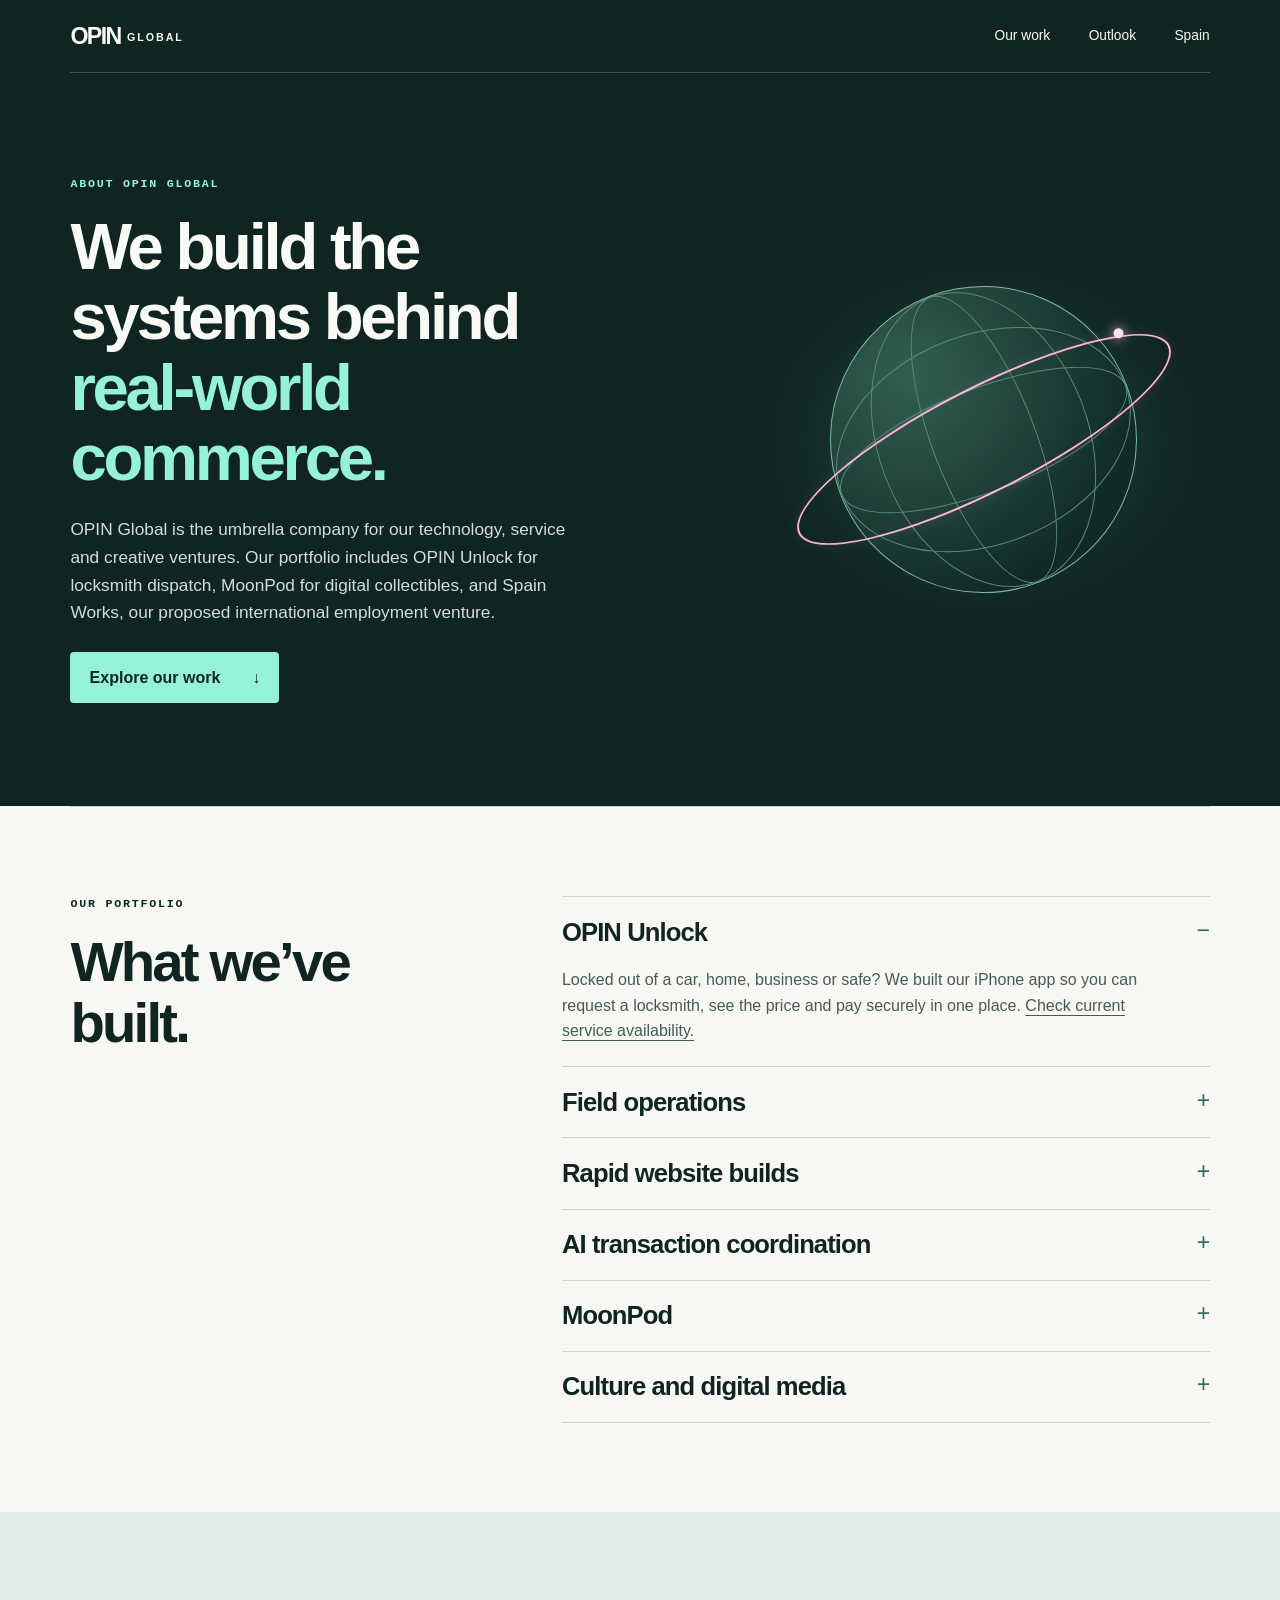
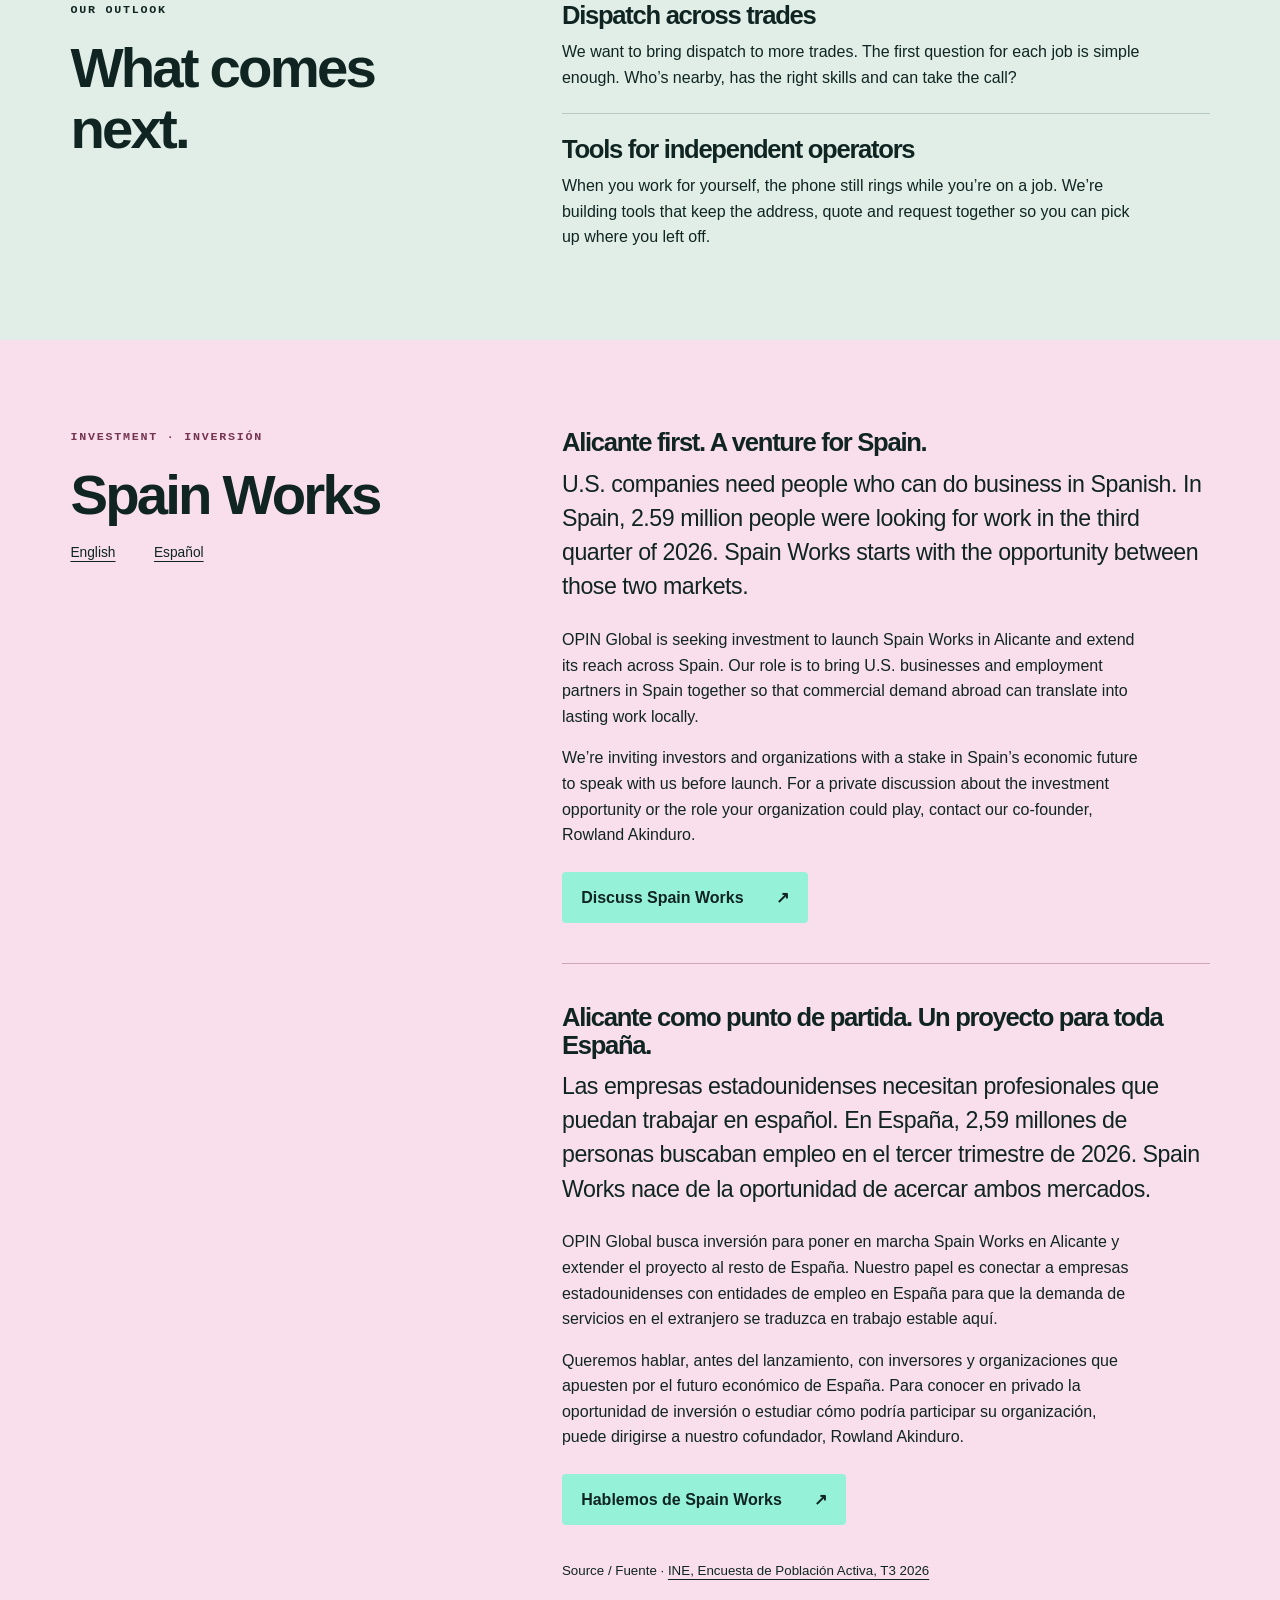
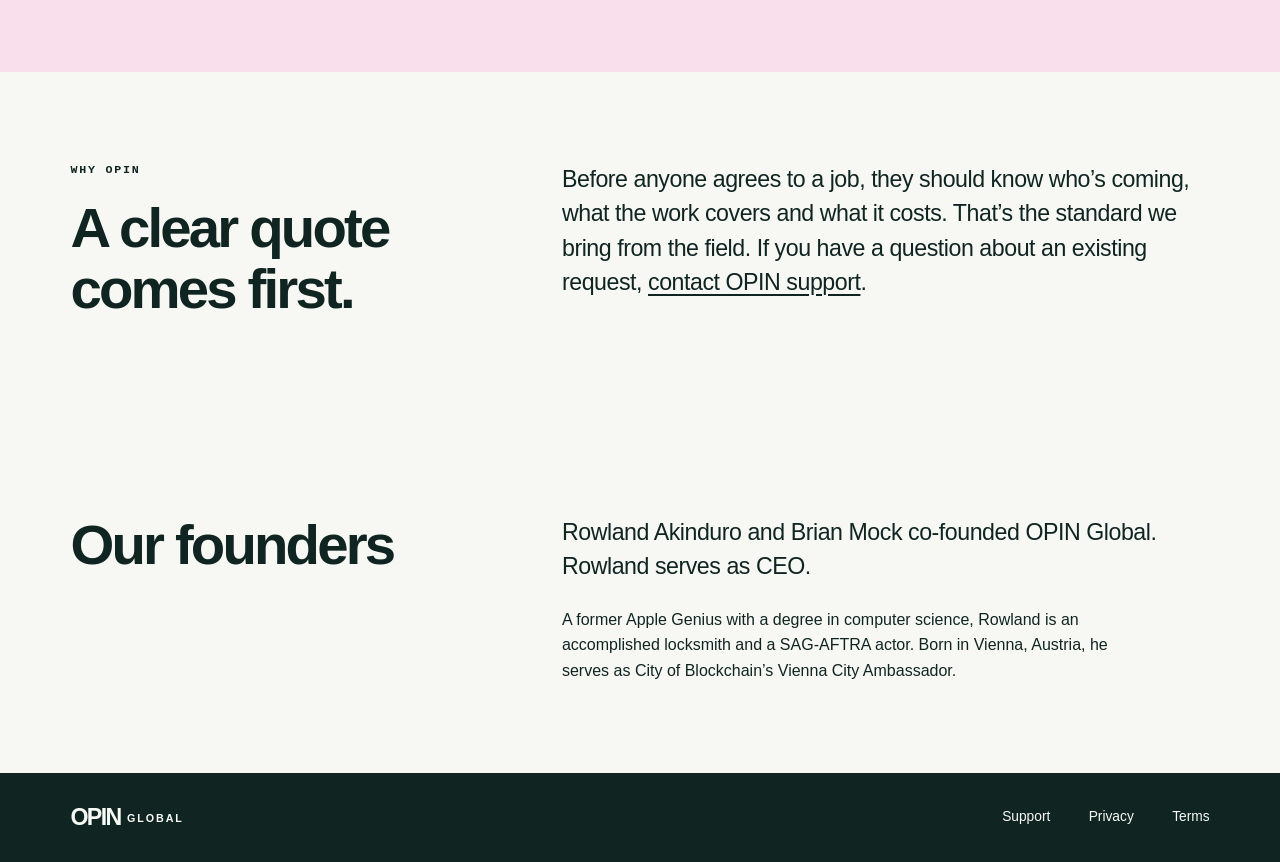
<file: site/about/index.html>
<!doctype html>
<html lang="en">
<head>
<meta charset="utf-8">
<meta name="viewport" content="width=device-width, initial-scale=1">
<meta name="theme-color" content="#102522">
<meta name="description" content="Explore OPIN Global, the umbrella company for technology, service and creative ventures including OPIN Unlock, MoonPod and Spain Works.">
<link rel="canonical" href="https://opinglobal.com/about/">
<title>About OPIN Global | The systems behind real-world commerce</title>
<style>
:root{--ink:#102522;--paper:#f7f8f4;--muted:#455b56;--mint:#95f2d9;--pink:#ffb4d5;--rule:#cbd5cf}
*{box-sizing:border-box}
html{scroll-behavior:smooth}
body{margin:0;background:var(--paper);color:var(--ink);font:1rem/1.6 "Inter","Helvetica Neue",Arial,sans-serif}
.wrap{width:min(1180px,89%);margin:auto}
a{color:inherit;text-underline-offset:4px}
a:focus-visible,summary:focus-visible{outline:3px solid #e64b9c;outline-offset:5px}
.skip{position:absolute;left:1rem;top:-6rem;z-index:4;background:white;padding:.6rem}.skip:focus{top:1rem}
header,.hero,footer{background:var(--ink);color:#f8faf5}
.bar,.foot{display:flex;align-items:center;justify-content:space-between;gap:1.2rem;flex-wrap:wrap;padding:1.1rem 0}
.bar{border-bottom:1px solid #40544e}
.brand{font-size:1.45rem;font-weight:850;letter-spacing:-.07em;text-decoration:none}
.brand span{margin-left:.4rem;font-size:.67rem;font-weight:650;letter-spacing:.18em;vertical-align:middle}
nav{display:flex;gap:clamp(.9rem,3vw,2.5rem);align-items:center;font-size:.86rem}
nav a{text-decoration:none}nav a:hover,nav a:focus-visible{text-decoration:underline}
.hero-inner{display:grid;grid-template-columns:1.45fr 1fr;align-items:center;gap:2rem;padding:clamp(4rem,8vw,7rem) 0}
.eyebrow{margin:0 0 1.2rem;font:600 .73rem/1.45 ui-monospace,monospace;text-transform:uppercase;letter-spacing:.15em}
.hero .eyebrow{color:var(--mint)}
h1,h2,h3,p{margin-top:0}
h1,h2,h3{line-height:1.08;letter-spacing:-.05em}
h1{font-size:clamp(2.8rem,5.1vw,5rem);max-width:15ch;margin-bottom:1.4rem}
h1 em{font-weight:inherit;font-style:normal;color:var(--mint)}
.hero-copy{max-width:53ch;color:#d0ded9;font-size:1.08rem}
.cta{display:inline-flex;align-items:center;gap:2rem;background:var(--mint);padding:.8rem 1.2rem;border-radius:4px;font-weight:650;text-decoration:none;color:var(--ink);margin-top:.5rem}
.cta:hover{background:#b8ffe9}
.art{position:relative;isolation:isolate;background:radial-gradient(ellipse at center,#21483b,transparent 68%);aspect-ratio:1.25;display:grid;place-items:center}
.globe{width:68%;aspect-ratio:1;position:relative;border:1px solid #80b8a8;border-radius:50%;overflow:hidden;transform:rotate(-21deg);background:radial-gradient(circle at 35% 22%,#315f51,#112a25 74%)}
.globe i{position:absolute;inset:0;margin:auto;border:1px solid #5a8a79;border-radius:50%}
.globe i:nth-child(1){width:34%}.globe i:nth-child(2){width:69%}.globe i:nth-child(3){height:34%}.globe i:nth-child(4){height:69%}
.orbit{width:92%;height:29%;border:2px solid var(--pink);border-radius:50%;position:absolute;transform:rotate(-27deg);box-shadow:0 0 13px #ffb4d51a}
.orbit::after{content:"";position:absolute;right:8%;top:12%;width:10px;height:10px;border-radius:50%;background:#ffe2ef;box-shadow:0 0 12px #ffb4d5}
.section{padding:clamp(3.5rem,7vw,6rem) 0}
.split{display:grid;grid-template-columns:.9fr 1.45fr;gap:clamp(2rem,7vw,7rem)}
h2{font-size:clamp(2.2rem,4.4vw,3.8rem);margin-bottom:1rem}
h3,summary{font-size:clamp(1.25rem,2vw,1.65rem);font-weight:650}
.lead{font-size:clamp(1.1rem,2vw,1.45rem);line-height:1.48;letter-spacing:-.02em}
p{max-width:65ch}.section p:last-child{margin-bottom:0}
.work{border-top:1px solid var(--rule)}
details{border-top:1px solid var(--rule)}details:last-child{border-bottom:1px solid var(--rule)}
summary{list-style:none;cursor:pointer;display:flex;align-items:center;justify-content:space-between;gap:1rem;padding:1.15rem 0;letter-spacing:-.035em;line-height:1.3}
summary::-webkit-details-marker{display:none}
summary::after{content:"+";font:400 1.45rem/1 monospace;color:#316a5c}
details[open] summary::after{content:"−"}summary:hover{color:#246e5c}
details p{color:var(--muted);margin:0 2rem 1.4rem 0}.section details p:last-child{margin-bottom:1.4rem}
.roadmap{background:#e1eee7}.roadmap article+article{border-top:1px solid #b8c9c0;margin-top:1.4rem;padding-top:1.4rem}
h3{margin-bottom:.6rem}
.spain{background:#f9dfeb}.spain .eyebrow{color:#753452}
footer .foot{padding:1.6rem 0}
@media(max-width:760px){.hero-inner,.split{grid-template-columns:1fr}.hero-inner{gap:1rem}.art{width:min(75%,320px);justify-self:center}.bar{row-gap:.6rem}.split{gap:1.4rem}}
@media(max-width:390px){.bar{align-items:flex-start;flex-direction:column}}
@media(prefers-reduced-motion:reduce){html{scroll-behavior:auto}}
#spain nav a{text-decoration:underline}
#spain-es{margin-top:2.5rem;padding-top:2.5rem;border-top:1px solid #cba7b7}
.spain-source{margin-top:2rem}
</style>
</head>
<body>
<a href="#main" class="skip">Skip to content</a>
<header><div class="wrap bar"><a class="brand" href="/">OPIN<span>GLOBAL</span></a><nav aria-label="About page"><a href="#work">Our work</a><a href="#outlook">Outlook</a><a href="#spain">Spain</a></nav></div></header>
<main id="main">
<section class="hero"><div class="wrap hero-inner"><div>
<p class="eyebrow">About OPIN Global</p>
<h1>We build the systems behind <em>real-world commerce.</em></h1>
<p class="hero-copy">OPIN Global is the umbrella company for our technology, service and creative ventures. Our portfolio includes OPIN Unlock for locksmith dispatch, MoonPod for digital collectibles, and Spain Works, our proposed international employment venture.</p>
<a class="cta" href="#work">Explore our work <span aria-hidden="true">↓</span></a></div>
<div class="art" aria-hidden="true"><div class="globe"><i></i><i></i><i></i><i></i></div><div class="orbit"></div></div>
</div></section>

<section id="work" class="wrap section split work"><div><p class="eyebrow">Our portfolio</p><h2>What we’ve built.</h2></div><div>
<details open><summary>OPIN Unlock</summary><p>Locked out of a car, home, business or safe? We built our iPhone app so you can request a locksmith, see the price and pay securely in one place. <a href="/">Check current service availability.</a></p></details>
<details><summary>Field operations</summary><p>Mobile Genius provides on-site technical support. 1Lucky Locksmith handles lockouts and commercial security work in the field. OPIN Unlock is our app for dispatching emergency locksmith requests.</p><p>Our field experience ranges from unlocking a grandmother’s minivan in Palm Springs to high-security military contracting in Hawaiʻi, including work for the National Security Agency (NSA).</p></details>
<details><summary>Rapid website builds</summary><p>Our web design work includes local retailers in New Hampshire, home to one of our co-founders. We build websites directly with business owners. On a call, we can work through the photos, write the copy together and have a working page ready for the owner to review before we hang up.</p></details>
<details><summary>AI transaction coordination</summary><p>Our real estate transaction coordinator tracks paperwork and deadlines from contract to closing. It helps the team answer questions like “Whose signature are we waiting on?”</p></details>
<details><summary>MoonPod</summary><p>MoonPod is our blockchain project. We built its NFT presale platform for collectors.</p></details>
<details><summary>Culture and digital media</summary><p>We’ve built websites for cultural projects and manage social media accounts with a combined following in the tens of thousands across platforms.</p><p>Our work in music includes Fooshnick Records. OPIN Global co-founder Rowland Akinduro performs as RowLow and has played major festivals including Electric Daisy Carnival (EDC) and Coachella.</p></details>
</div></section>
<section id="outlook" class="roadmap"><div class="wrap section split"><div><p class="eyebrow">Our outlook</p><h2>What comes next.</h2></div><div><article><h3>Dispatch across trades</h3><p>We want to bring dispatch to more trades. The first question for each job is simple enough. Who’s nearby, has the right skills and can take the call?</p></article><article><h3>Tools for independent operators</h3><p>When you work for yourself, the phone still rings while you’re on a job. We’re building tools that keep the address, quote and request together so you can pick up where you left off.</p></article></div></div></section>
<section id="spain" class="spain" aria-labelledby="spain-title">
  <div class="wrap section split">
    <div>
      <p class="eyebrow">Investment · <span lang="es">Inversión</span></p>
      <h2 id="spain-title">Spain Works</h2>
      <nav aria-label="Spain Works languages"><a href="#spain-en" lang="en">English</a><a href="#spain-es" lang="es">Español</a></nav>
    </div>
    <div>
      <article id="spain-en" lang="en" aria-labelledby="spain-en-title">
        <h3 id="spain-en-title">Alicante first. A venture for Spain.</h3>
        <p class="lead">U.S. companies need people who can do business in Spanish. In Spain, 2.59 million people were looking for work in the third quarter of 2026. Spain Works starts with the opportunity between those two markets.</p>
        <p>OPIN Global is seeking investment to launch Spain Works in Alicante and extend its reach across Spain. Our role is to bring U.S. businesses and employment partners in Spain together so that commercial demand abroad can translate into lasting work locally.</p>
        <p>We’re inviting investors and organizations with a stake in Spain’s economic future to speak with us before launch. For a private discussion about the investment opportunity or the role your organization could play, contact our co-founder, Rowland Akinduro.</p>
        <a class="cta" href="mailto:rowland@opinglobal.com?subject=Spain%20Works%20investment%20enquiry">Discuss Spain Works <span aria-hidden="true">↗</span></a>
      </article>
      <article id="spain-es" lang="es" aria-labelledby="spain-es-title">
        <h3 id="spain-es-title">Alicante como punto de partida. Un proyecto para toda España.</h3>
        <p class="lead">Las empresas estadounidenses necesitan profesionales que puedan trabajar en español. En España, 2,59 millones de personas buscaban empleo en el tercer trimestre de 2026. Spain Works nace de la oportunidad de acercar ambos mercados.</p>
        <p>OPIN Global busca inversión para poner en marcha Spain Works en Alicante y extender el proyecto al resto de España. Nuestro papel es conectar a empresas estadounidenses con entidades de empleo en España para que la demanda de servicios en el extranjero se traduzca en trabajo estable aquí.</p>
        <p>Queremos hablar, antes del lanzamiento, con inversores y organizaciones que apuesten por el futuro económico de España. Para conocer en privado la oportunidad de inversión o estudiar cómo podría participar su organización, puede dirigirse a nuestro cofundador, Rowland Akinduro.</p>
        <a class="cta" href="mailto:rowland@opinglobal.com?subject=Spain%20Works%20%E2%80%93%20consulta%20sobre%20inversi%C3%B3n">Hablemos de Spain Works <span aria-hidden="true">↗</span></a>
      </article>
      <p class="spain-source"><small>Source / <span lang="es">Fuente</span> · <a href="https://www.ine.es/dyngs/Prensa/EPA3T26.htm" lang="es">INE, Encuesta de Población Activa, T3 2026</a></small></p>
    </div>
  </div>
</section>
<section class="wrap section split"><div><p class="eyebrow">Why OPIN</p><h2>A clear quote comes first.</h2></div><p class="lead">Before anyone agrees to a job, they should know who’s coming, what the work covers and what it costs. That’s the standard we bring from the field. If you have a question about an existing request, <a href="/support/">contact OPIN support</a>.</p></section>
<section id="founders" class="wrap section split" aria-labelledby="founders-title">
  <h2 id="founders-title">Our founders</h2>
  <div><p class="lead">Rowland Akinduro and Brian Mock co-founded OPIN Global. Rowland serves as CEO.</p>
  <p>A former Apple Genius with a degree in computer science, Rowland is an accomplished locksmith and a SAG-AFTRA actor. Born in Vienna, Austria, he serves as City of Blockchain’s Vienna City Ambassador.</p></div>
</section>
</main>
<footer><div class="wrap foot"><a class="brand" href="/">OPIN<span>GLOBAL</span></a><nav aria-label="Company links"><a href="/support/">Support</a><a href="/privacy.html">Privacy</a><a href="/terms.html">Terms</a></nav></div></footer>
</body></html>
</file>
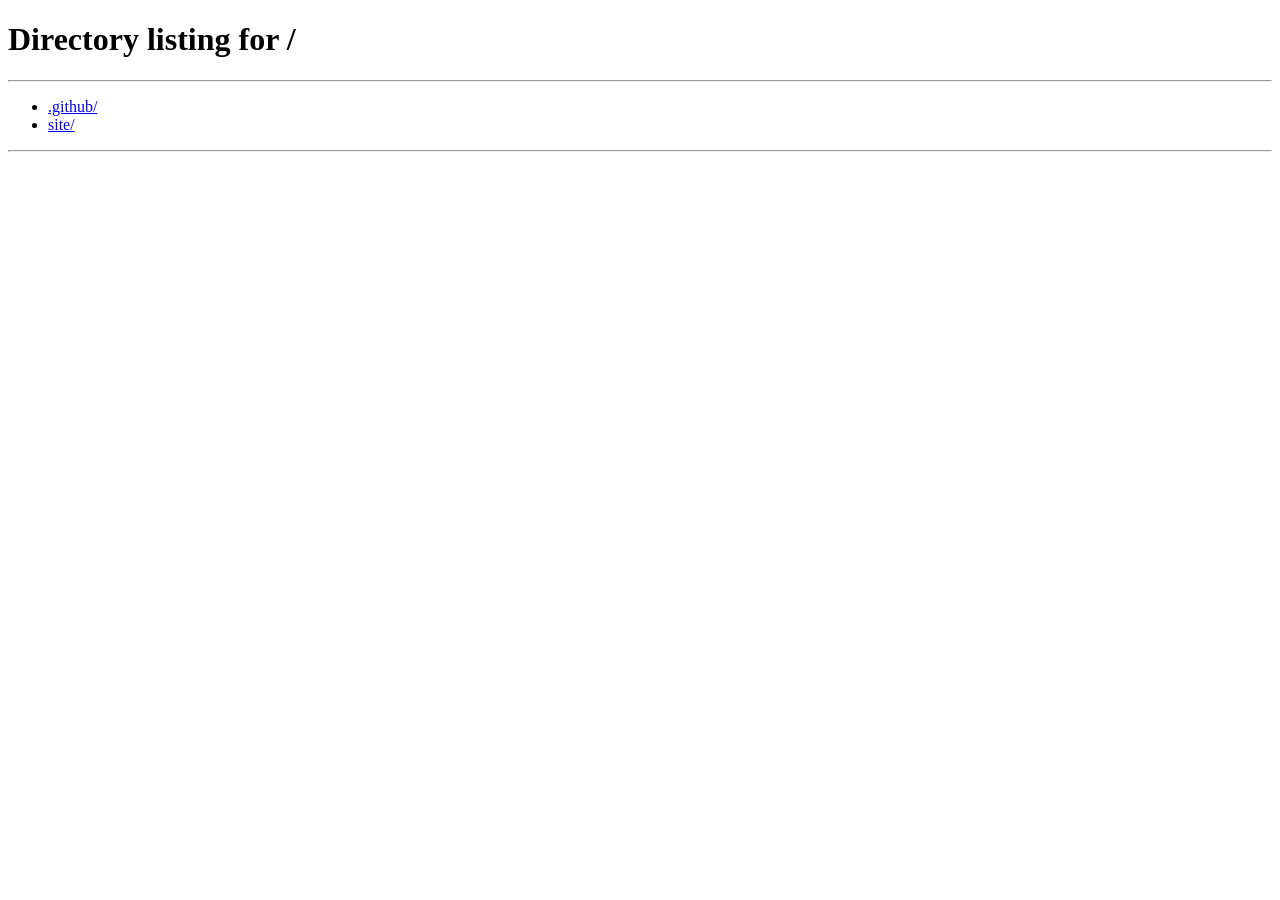
<file: site/support/index.html>
<!doctype html><html lang="en"><head><meta charset="utf-8"><meta name="viewport" content="width=device-width, initial-scale=1"><title>OPIN Support</title><meta http-equiv="refresh" content="0;url=/#support"></head><body><p><a href="/#support">OPIN customer support</a></p></body></html>
</file>
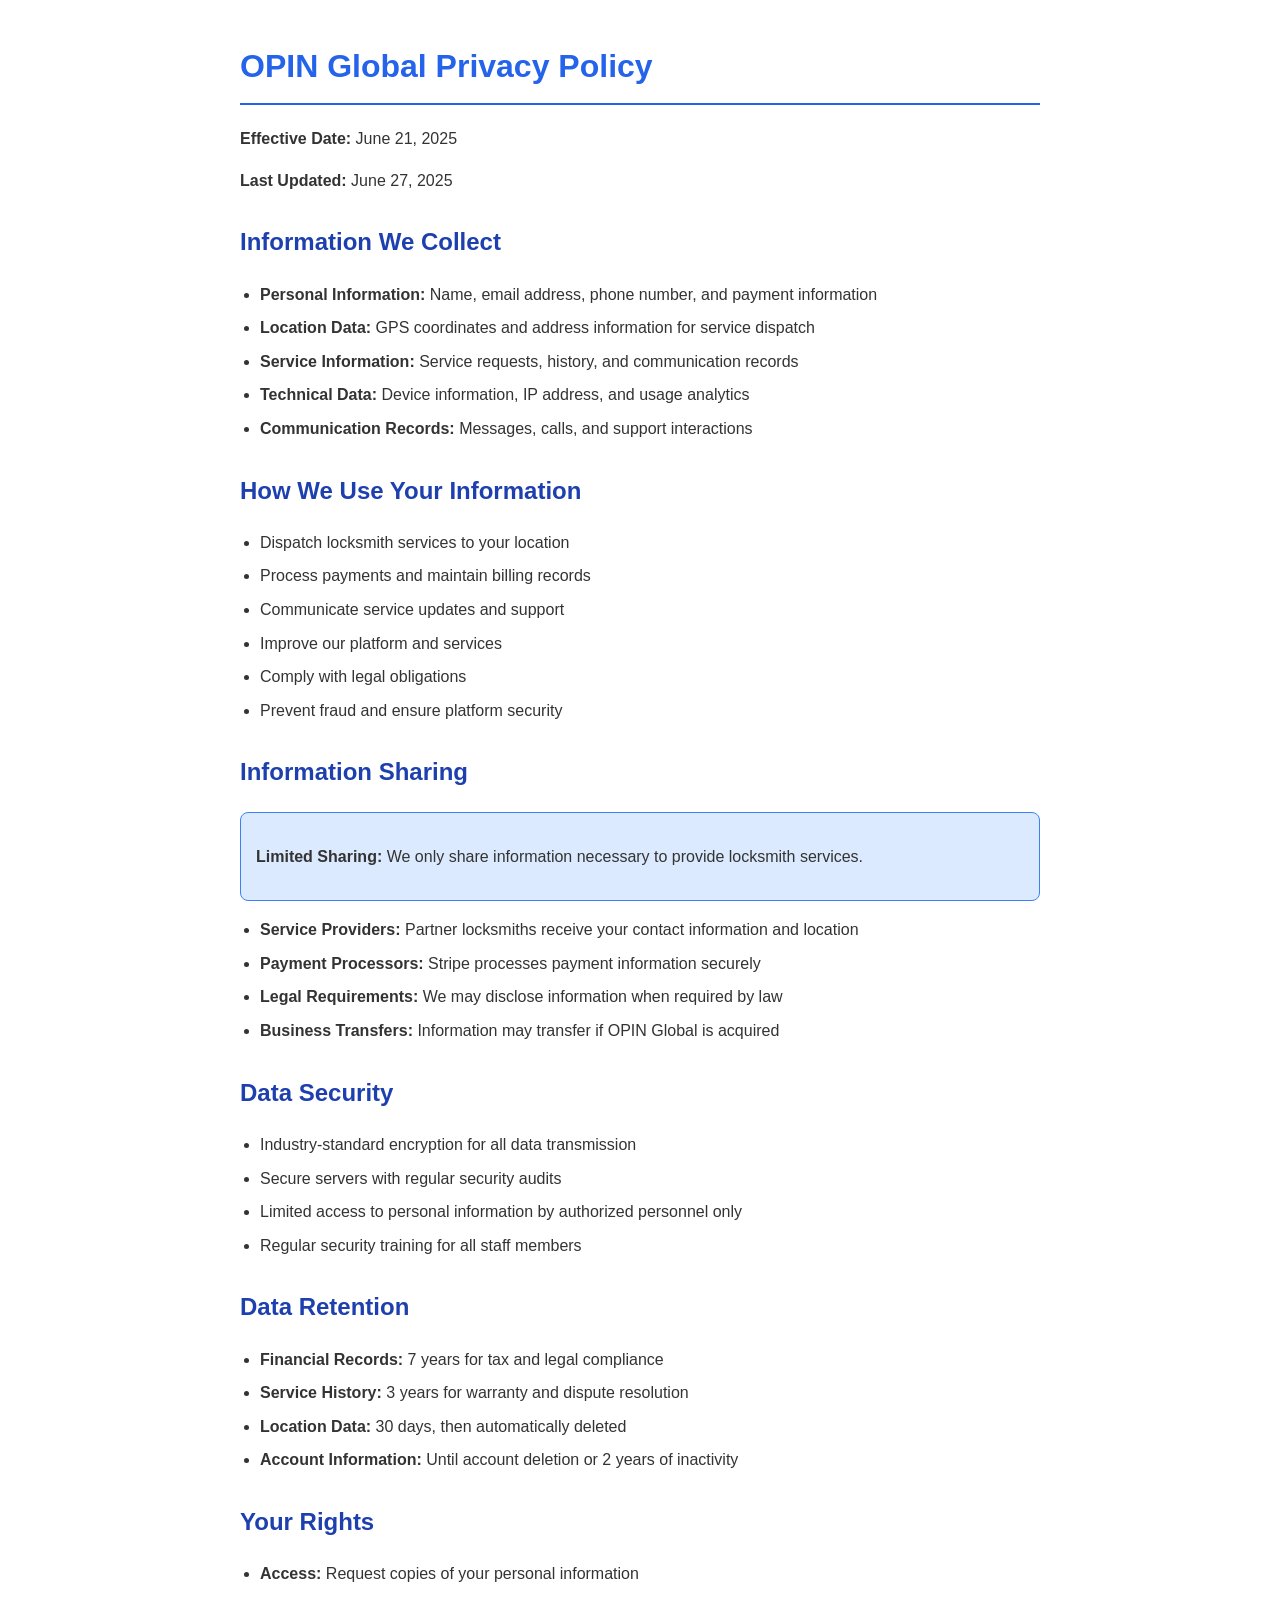
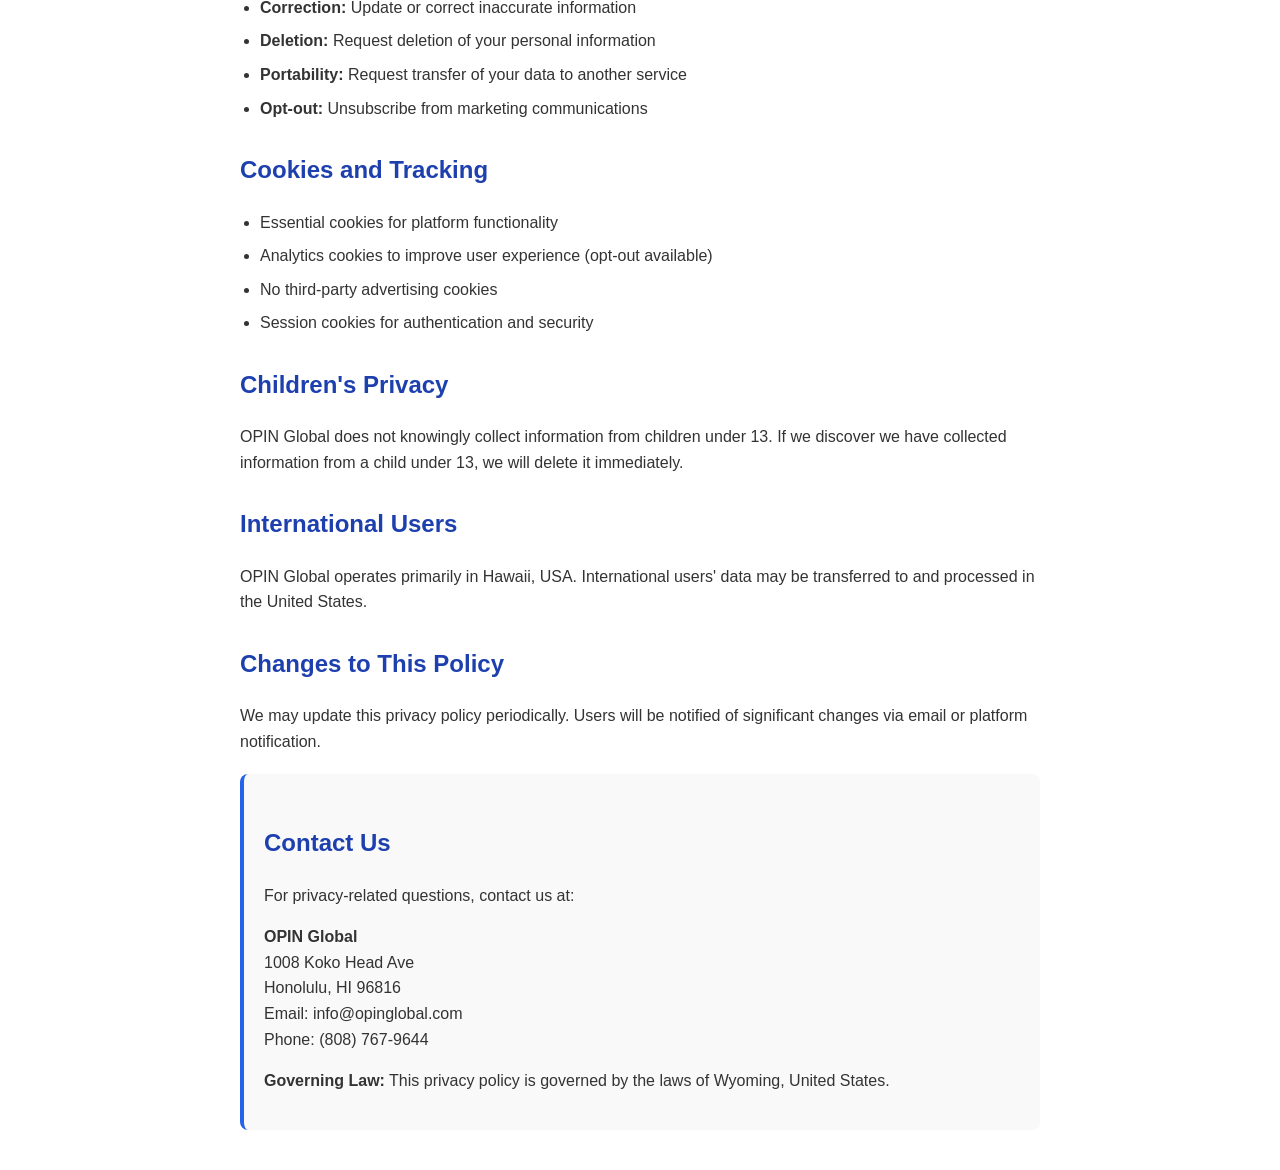
<file: site/legal/privacy/index.html>
<!DOCTYPE html>
<html lang="en">
<head>
    <meta charset="UTF-8">
    <meta name="viewport" content="width=device-width, initial-scale=1.0">
    <title>Privacy Policy - OPIN Global</title>
    <style>
        body {
            font-family: -apple-system, BlinkMacSystemFont, 'Segoe UI', Roboto, sans-serif;
            line-height: 1.6;
            color: #333;
            max-width: 800px;
            margin: 0 auto;
            padding: 20px;
            background: #fff;
        }
        h1 {
            color: #2563eb;
            border-bottom: 2px solid #2563eb;
            padding-bottom: 10px;
        }
        h2 {
            color: #1e40af;
            margin-top: 30px;
        }
        .contact-box {
            background: #f9f9f9;
            padding: 20px;
            border-radius: 8px;
            border-left: 4px solid #2563eb;
            margin: 20px 0;
        }
        .highlight {
            background: #dbeafe;
            padding: 15px;
            border-radius: 8px;
            border: 1px solid #3b82f6;
            margin: 15px 0;
        }
        ul {
            padding-left: 20px;
        }
        li {
            margin: 8px 0;
        }
    </style>
</head>
<body>
    <h1>OPIN Global Privacy Policy</h1>
    <p><strong>Effective Date:</strong> June 21, 2025</p>
    <p><strong>Last Updated:</strong> June 27, 2025</p>

    <h2>Information We Collect</h2>
    <ul>
        <li><strong>Personal Information:</strong> Name, email address, phone number, and payment information</li>
        <li><strong>Location Data:</strong> GPS coordinates and address information for service dispatch</li>
        <li><strong>Service Information:</strong> Service requests, history, and communication records</li>
        <li><strong>Technical Data:</strong> Device information, IP address, and usage analytics</li>
        <li><strong>Communication Records:</strong> Messages, calls, and support interactions</li>
    </ul>

    <h2>How We Use Your Information</h2>
    <ul>
        <li>Dispatch locksmith services to your location</li>
        <li>Process payments and maintain billing records</li>
        <li>Communicate service updates and support</li>
        <li>Improve our platform and services</li>
        <li>Comply with legal obligations</li>
        <li>Prevent fraud and ensure platform security</li>
    </ul>

    <h2>Information Sharing</h2>
    <div class="highlight">
        <p><strong>Limited Sharing:</strong> We only share information necessary to provide locksmith services.</p>
    </div>
    <ul>
        <li><strong>Service Providers:</strong> Partner locksmiths receive your contact information and location</li>
        <li><strong>Payment Processors:</strong> Stripe processes payment information securely</li>
        <li><strong>Legal Requirements:</strong> We may disclose information when required by law</li>
        <li><strong>Business Transfers:</strong> Information may transfer if OPIN Global is acquired</li>
    </ul>

    <h2>Data Security</h2>
    <ul>
        <li>Industry-standard encryption for all data transmission</li>
        <li>Secure servers with regular security audits</li>
        <li>Limited access to personal information by authorized personnel only</li>
        <li>Regular security training for all staff members</li>
    </ul>

    <h2>Data Retention</h2>
    <ul>
        <li><strong>Financial Records:</strong> 7 years for tax and legal compliance</li>
        <li><strong>Service History:</strong> 3 years for warranty and dispute resolution</li>
        <li><strong>Location Data:</strong> 30 days, then automatically deleted</li>
        <li><strong>Account Information:</strong> Until account deletion or 2 years of inactivity</li>
    </ul>

    <h2>Your Rights</h2>
    <ul>
        <li><strong>Access:</strong> Request copies of your personal information</li>
        <li><strong>Correction:</strong> Update or correct inaccurate information</li>
        <li><strong>Deletion:</strong> Request deletion of your personal information</li>
        <li><strong>Portability:</strong> Request transfer of your data to another service</li>
        <li><strong>Opt-out:</strong> Unsubscribe from marketing communications</li>
    </ul>

    <h2>Cookies and Tracking</h2>
    <ul>
        <li>Essential cookies for platform functionality</li>
        <li>Analytics cookies to improve user experience (opt-out available)</li>
        <li>No third-party advertising cookies</li>
        <li>Session cookies for authentication and security</li>
    </ul>

    <h2>Children's Privacy</h2>
    <p>OPIN Global does not knowingly collect information from children under 13. If we discover we have collected information from a child under 13, we will delete it immediately.</p>

    <h2>International Users</h2>
    <p>OPIN Global operates primarily in Hawaii, USA. International users' data may be transferred to and processed in the United States.</p>

    <h2>Changes to This Policy</h2>
    <p>We may update this privacy policy periodically. Users will be notified of significant changes via email or platform notification.</p>

    <div class="contact-box">
        <h2>Contact Us</h2>
        <p>For privacy-related questions, contact us at:</p>
        <p><strong>OPIN Global</strong><br>
        1008 Koko Head Ave<br>
        Honolulu, HI 96816<br>
        Email: info@opinglobal.com<br>
        Phone: (808) 767-9644</p>

        <p><strong>Governing Law:</strong> This privacy policy is governed by the laws of Wyoming, United States.</p>
    </div>
</body>
</html>
</file>
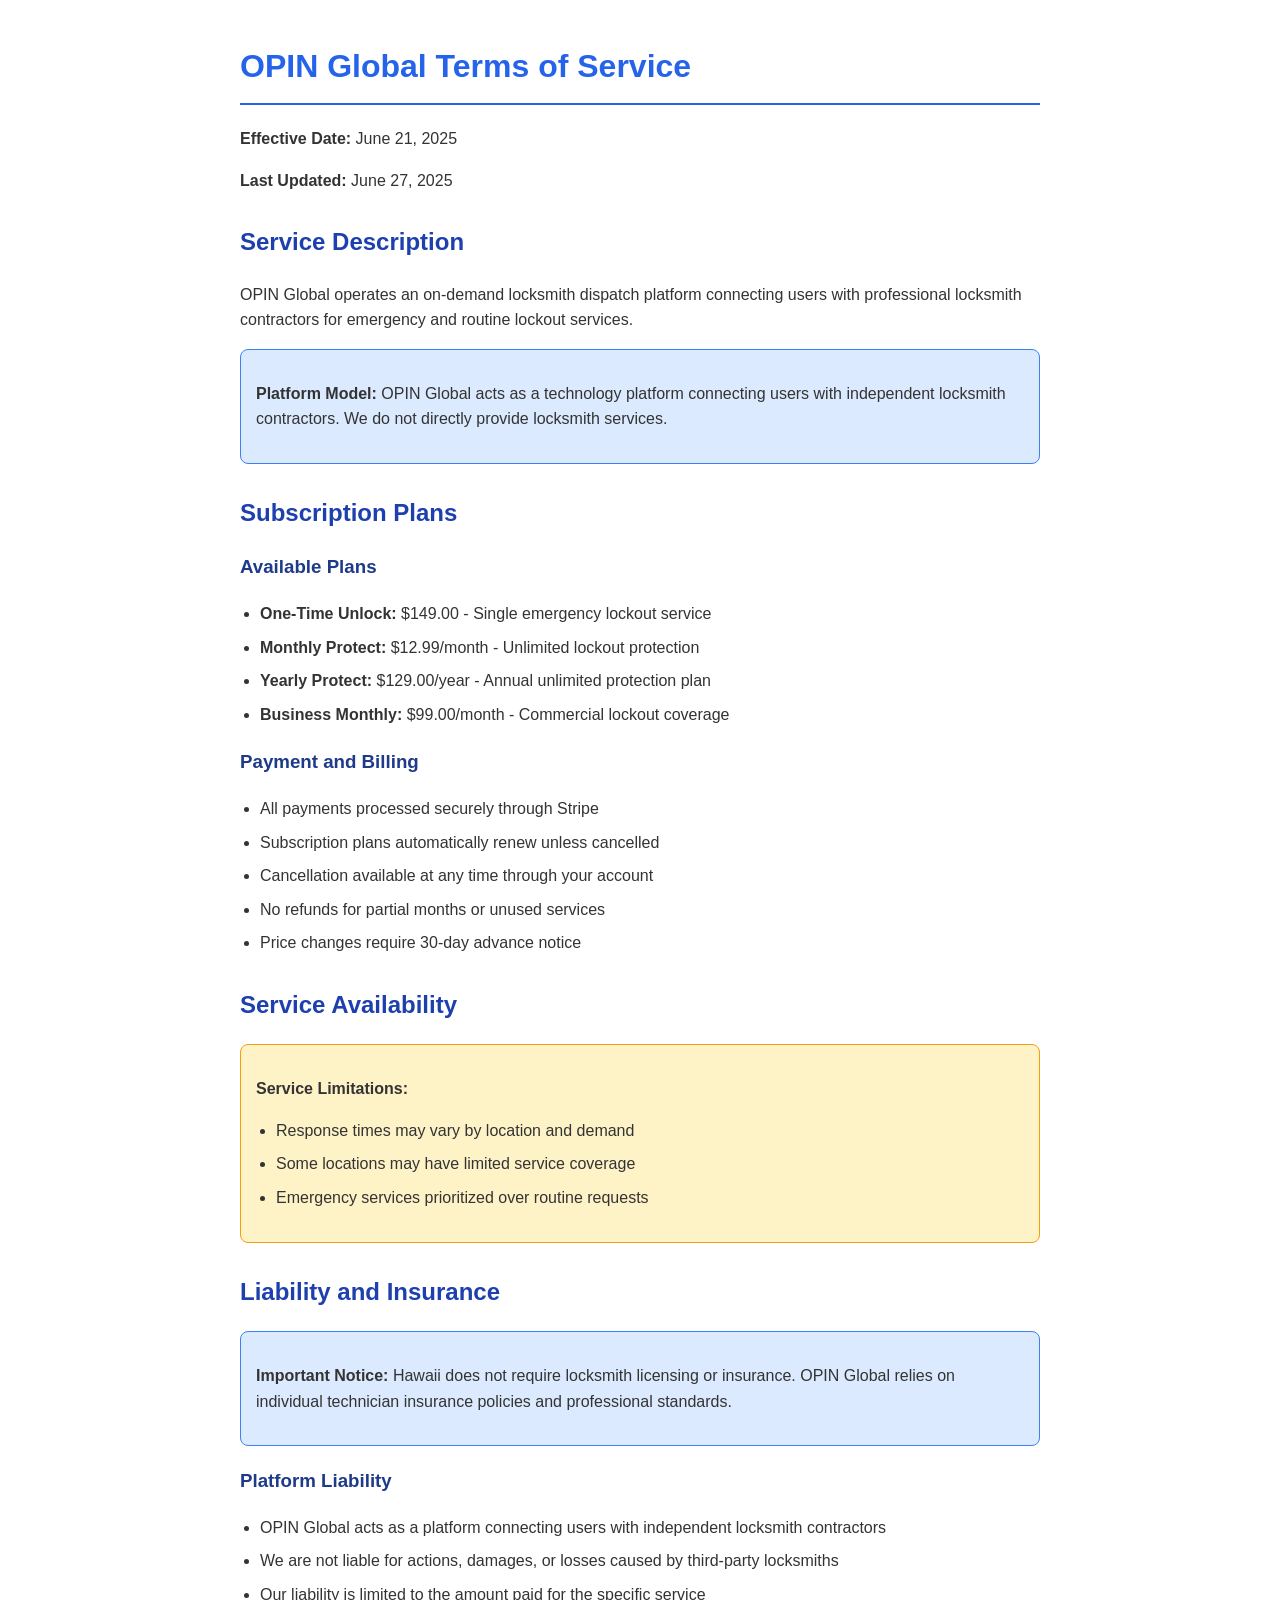
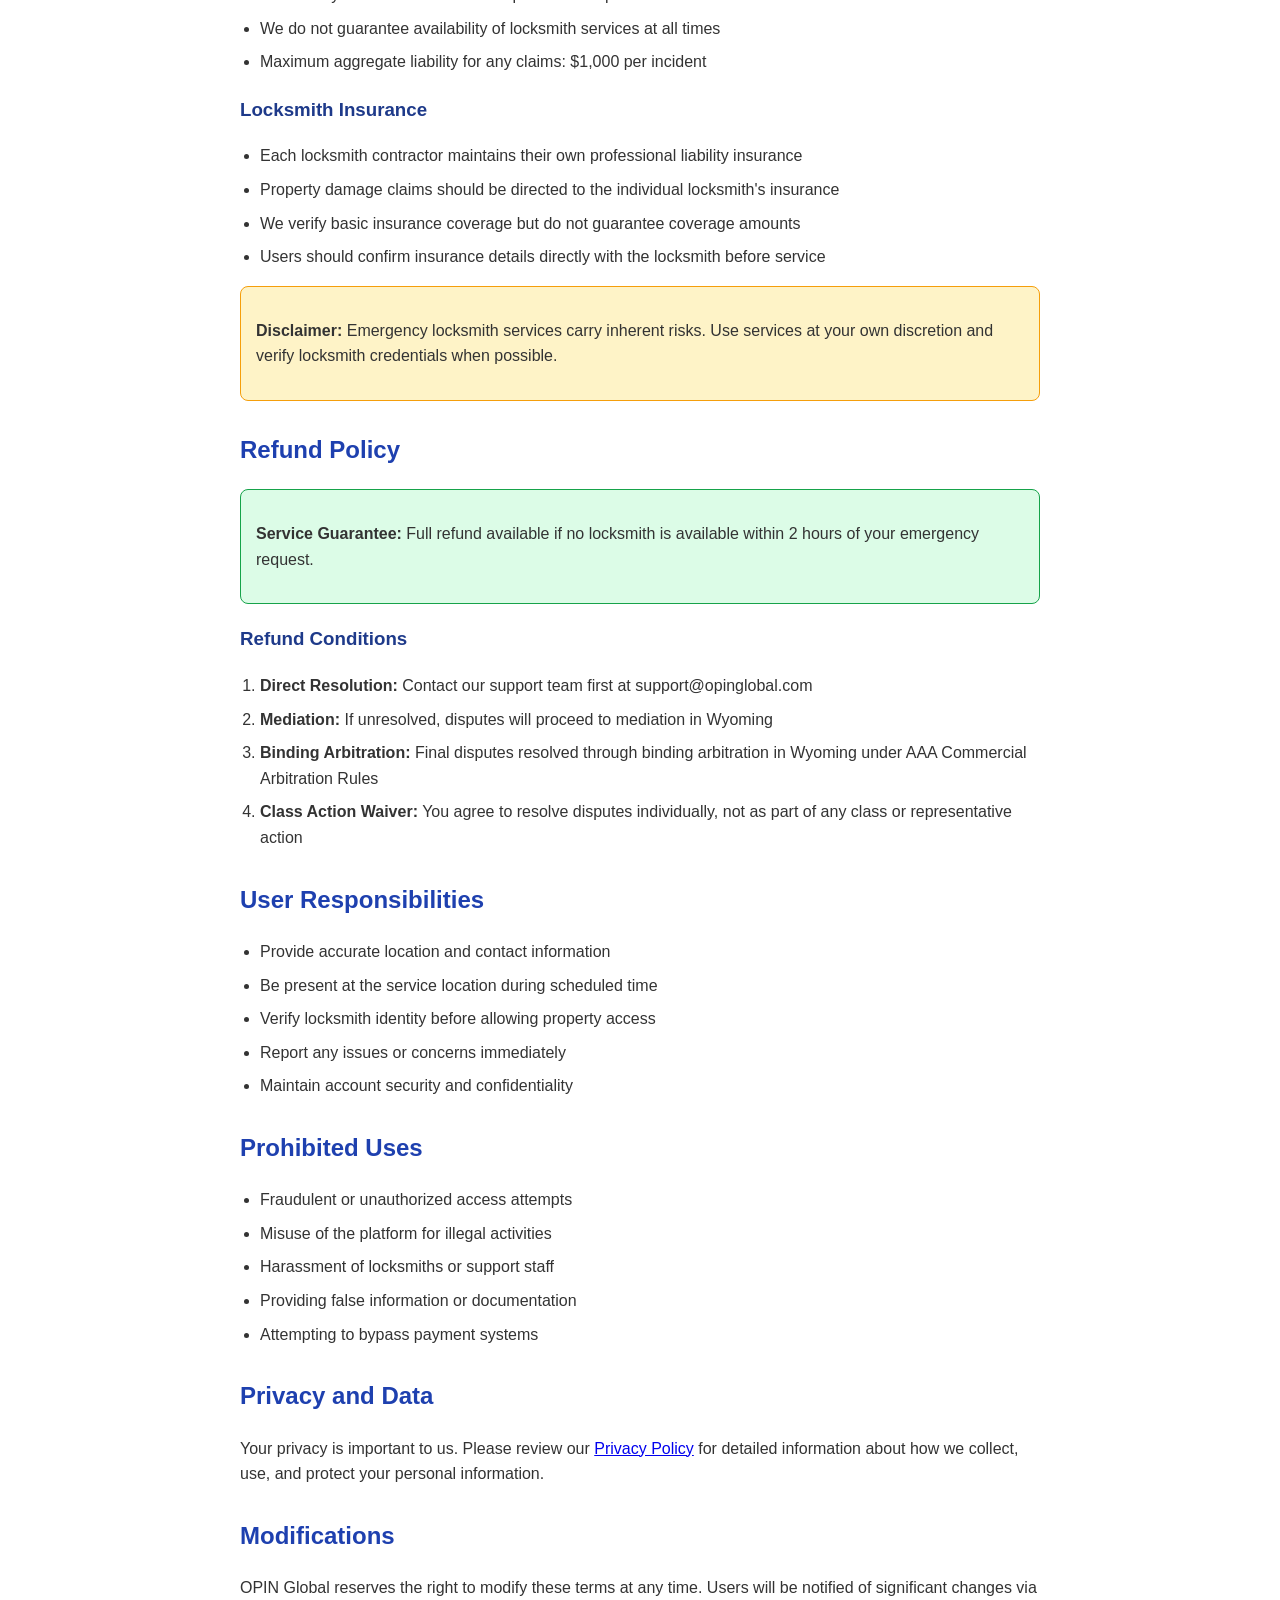
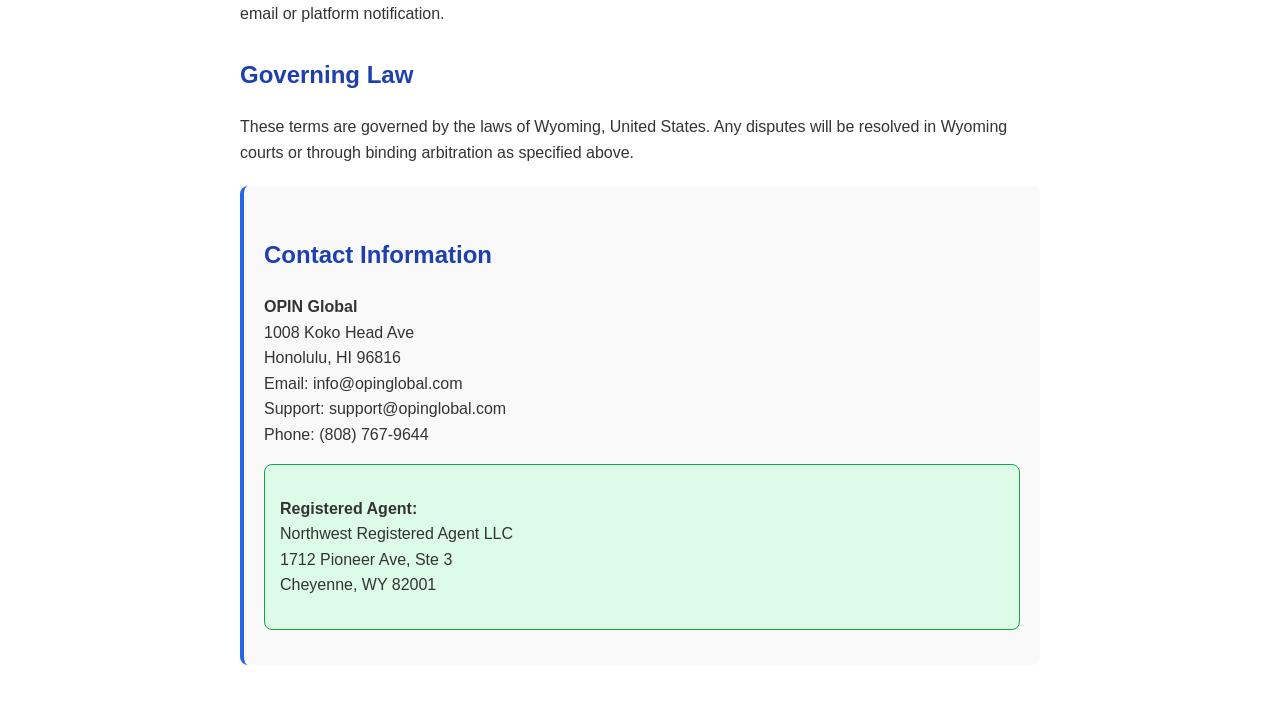
<file: site/legal/terms/index.html>
<!DOCTYPE html>
<html lang="en">
<head>
    <meta charset="UTF-8">
    <meta name="viewport" content="width=device-width, initial-scale=1.0">
    <title>Terms of Service - OPIN Global</title>
    <style>
        body {
            font-family: -apple-system, BlinkMacSystemFont, 'Segoe UI', Roboto, sans-serif;
            line-height: 1.6;
            color: #333;
            max-width: 800px;
            margin: 0 auto;
            padding: 20px;
            background: #fff;
        }
        h1 {
            color: #2563eb;
            border-bottom: 2px solid #2563eb;
            padding-bottom: 10px;
        }
        h2 {
            color: #1e40af;
            margin-top: 30px;
        }
        h3 {
            color: #1e3a8a;
            margin-top: 20px;
        }
        .contact-box {
            background: #f9f9f9;
            padding: 20px;
            border-radius: 8px;
            border-left: 4px solid #2563eb;
            margin: 20px 0;
        }
        .highlight {
            background: #dbeafe;
            padding: 15px;
            border-radius: 8px;
            border: 1px solid #3b82f6;
            margin: 15px 0;
        }
        .warning {
            background: #fef3c7;
            padding: 15px;
            border-radius: 8px;
            border: 1px solid #f59e0b;
            margin: 15px 0;
        }
        .success {
            background: #dcfce7;
            padding: 15px;
            border-radius: 8px;
            border: 1px solid #16a34a;
            margin: 15px 0;
        }
        ul, ol {
            padding-left: 20px;
        }
        li {
            margin: 8px 0;
        }
    </style>
</head>
<body>
    <h1>OPIN Global Terms of Service</h1>
    <p><strong>Effective Date:</strong> June 21, 2025</p>
    <p><strong>Last Updated:</strong> June 27, 2025</p>

    <h2>Service Description</h2>
    <p>OPIN Global operates an on-demand locksmith dispatch platform connecting users with professional locksmith contractors for emergency and routine lockout services.</p>

    <div class="highlight">
        <p><strong>Platform Model:</strong> OPIN Global acts as a technology platform connecting users with independent locksmith contractors. We do not directly provide locksmith services.</p>
    </div>

    <h2>Subscription Plans</h2>
    <h3>Available Plans</h3>
    <ul>
        <li><strong>One-Time Unlock:</strong> $149.00 - Single emergency lockout service</li>
        <li><strong>Monthly Protect:</strong> $12.99/month - Unlimited lockout protection</li>
        <li><strong>Yearly Protect:</strong> $129.00/year - Annual unlimited protection plan</li>
        <li><strong>Business Monthly:</strong> $99.00/month - Commercial lockout coverage</li>
    </ul>

    <h3>Payment and Billing</h3>
    <ul>
        <li>All payments processed securely through Stripe</li>
        <li>Subscription plans automatically renew unless cancelled</li>
        <li>Cancellation available at any time through your account</li>
        <li>No refunds for partial months or unused services</li>
        <li>Price changes require 30-day advance notice</li>
    </ul>

    <h2>Service Availability</h2>
    <div class="warning">
        <p><strong>Service Limitations:</strong></p>
        <ul>
            <li>Response times may vary by location and demand</li>
            <li>Some locations may have limited service coverage</li>
            <li>Emergency services prioritized over routine requests</li>
        </ul>
    </div>

    <h2>Liability and Insurance</h2>
    <div class="highlight">
        <p><strong>Important Notice:</strong> Hawaii does not require locksmith licensing or insurance. OPIN Global relies on individual technician insurance policies and professional standards.</p>
    </div>

    <h3>Platform Liability</h3>
    <ul>
        <li>OPIN Global acts as a platform connecting users with independent locksmith contractors</li>
        <li>We are not liable for actions, damages, or losses caused by third-party locksmiths</li>
        <li>Our liability is limited to the amount paid for the specific service</li>
        <li>We do not guarantee availability of locksmith services at all times</li>
        <li>Maximum aggregate liability for any claims: $1,000 per incident</li>
    </ul>

    <h3>Locksmith Insurance</h3>
    <ul>
        <li>Each locksmith contractor maintains their own professional liability insurance</li>
        <li>Property damage claims should be directed to the individual locksmith's insurance</li>
        <li>We verify basic insurance coverage but do not guarantee coverage amounts</li>
        <li>Users should confirm insurance details directly with the locksmith before service</li>
    </ul>

    <div class="warning">
        <p><strong>Disclaimer:</strong> Emergency locksmith services carry inherent risks. Use services at your own discretion and verify locksmith credentials when possible.</p>
    </div>

    <h2>Refund Policy</h2>
    <div class="success">
        <p><strong>Service Guarantee:</strong> Full refund available if no locksmith is available within 2 hours of your emergency request.</p>
    </div>

    <h3>Refund Conditions</h3>
    <ol>
        <li><strong>Direct Resolution:</strong> Contact our support team first at support@opinglobal.com</li>
        <li><strong>Mediation:</strong> If unresolved, disputes will proceed to mediation in Wyoming</li>
        <li><strong>Binding Arbitration:</strong> Final disputes resolved through binding arbitration in Wyoming under AAA Commercial Arbitration Rules</li>
        <li><strong>Class Action Waiver:</strong> You agree to resolve disputes individually, not as part of any class or representative action</li>
    </ol>

    <h2>User Responsibilities</h2>
    <ul>
        <li>Provide accurate location and contact information</li>
        <li>Be present at the service location during scheduled time</li>
        <li>Verify locksmith identity before allowing property access</li>
        <li>Report any issues or concerns immediately</li>
        <li>Maintain account security and confidentiality</li>
    </ul>

    <h2>Prohibited Uses</h2>
    <ul>
        <li>Fraudulent or unauthorized access attempts</li>
        <li>Misuse of the platform for illegal activities</li>
        <li>Harassment of locksmiths or support staff</li>
        <li>Providing false information or documentation</li>
        <li>Attempting to bypass payment systems</li>
    </ul>

    <h2>Privacy and Data</h2>
    <p>Your privacy is important to us. Please review our <a href="/privacy.html">Privacy Policy</a> for detailed information about how we collect, use, and protect your personal information.</p>

    <h2>Modifications</h2>
    <p>OPIN Global reserves the right to modify these terms at any time. Users will be notified of significant changes via email or platform notification.</p>

    <h2>Governing Law</h2>
    <p>These terms are governed by the laws of Wyoming, United States. Any disputes will be resolved in Wyoming courts or through binding arbitration as specified above.</p>

    <div class="contact-box">
        <h2>Contact Information</h2>
        <p><strong>OPIN Global</strong><br>
        1008 Koko Head Ave<br>
        Honolulu, HI 96816<br>
        Email: info@opinglobal.com<br>
        Support: support@opinglobal.com<br>
        Phone: (808) 767-9644</p>

        <div class="success">
            <p><strong>Registered Agent:</strong><br>
            Northwest Registered Agent LLC<br>
            1712 Pioneer Ave, Ste 3<br>
            Cheyenne, WY 82001</p>
        </div>
    </div>
</body>
</html>
</file>
